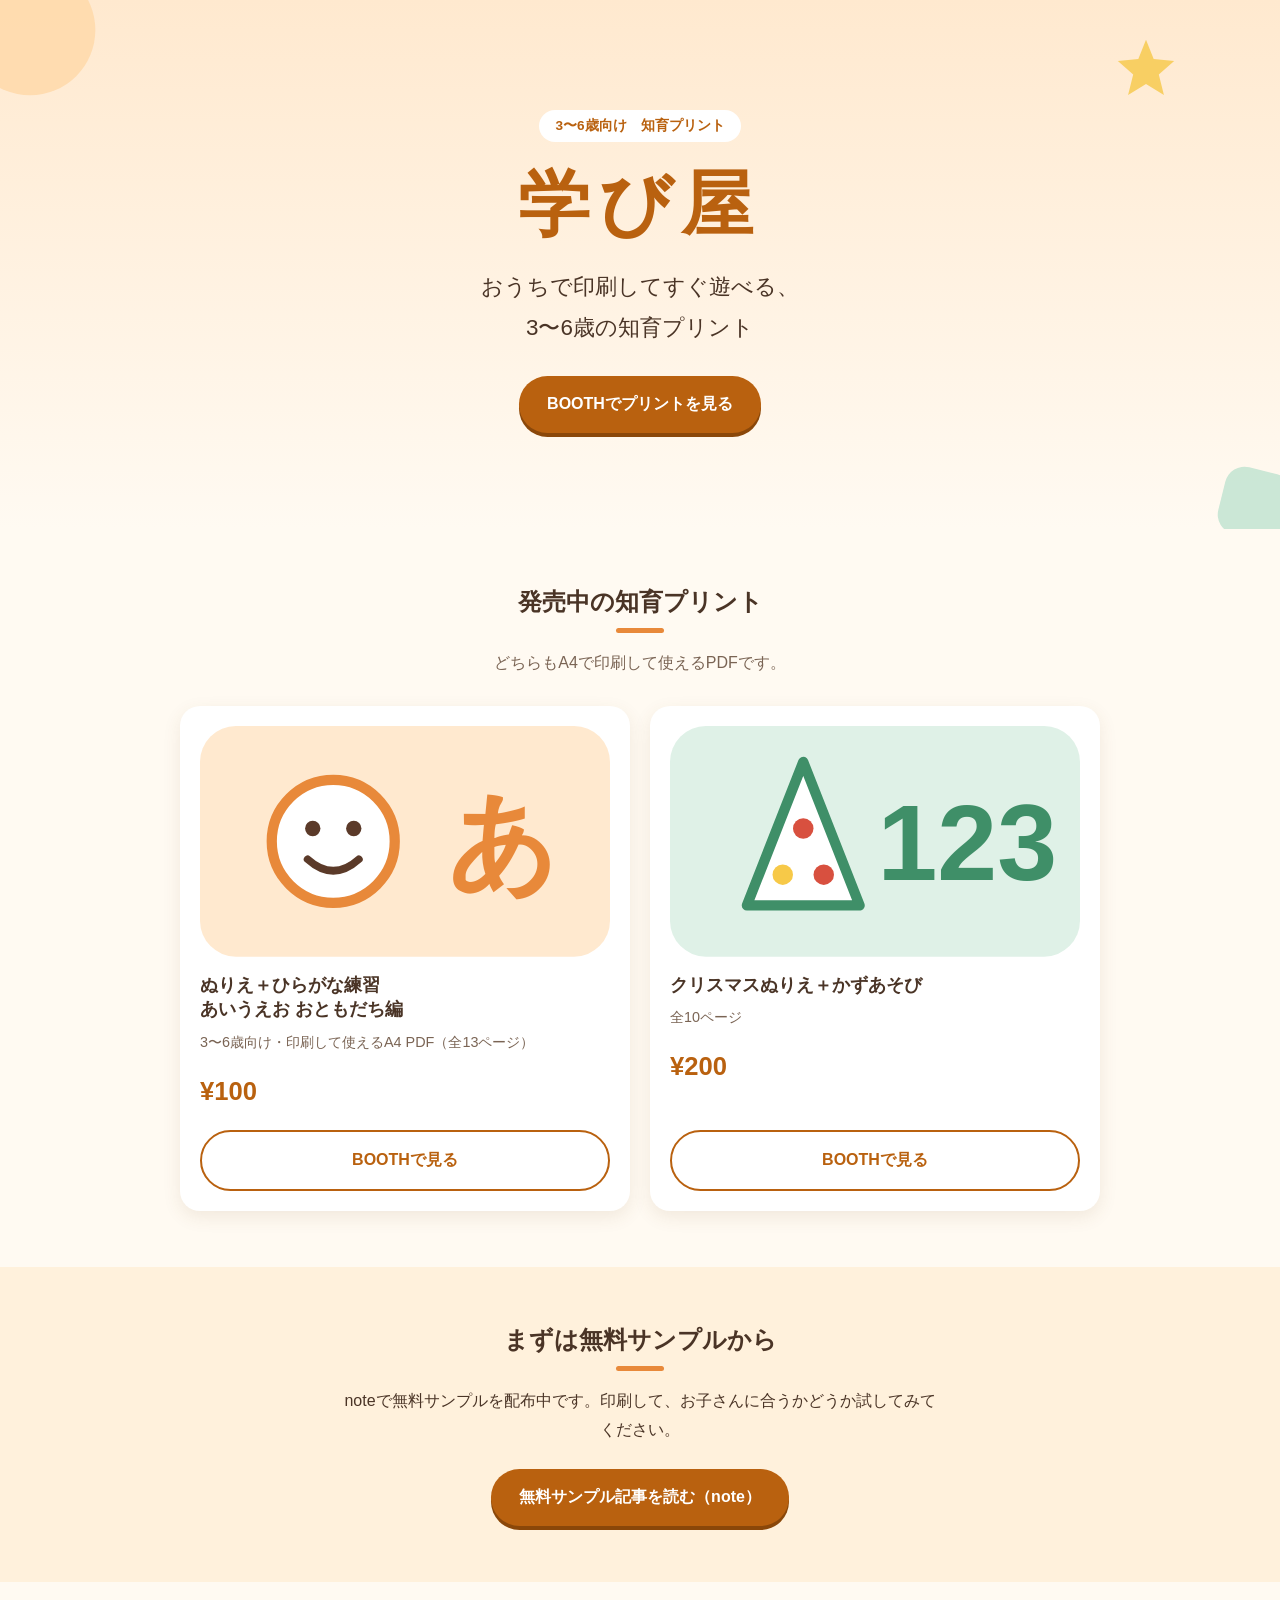
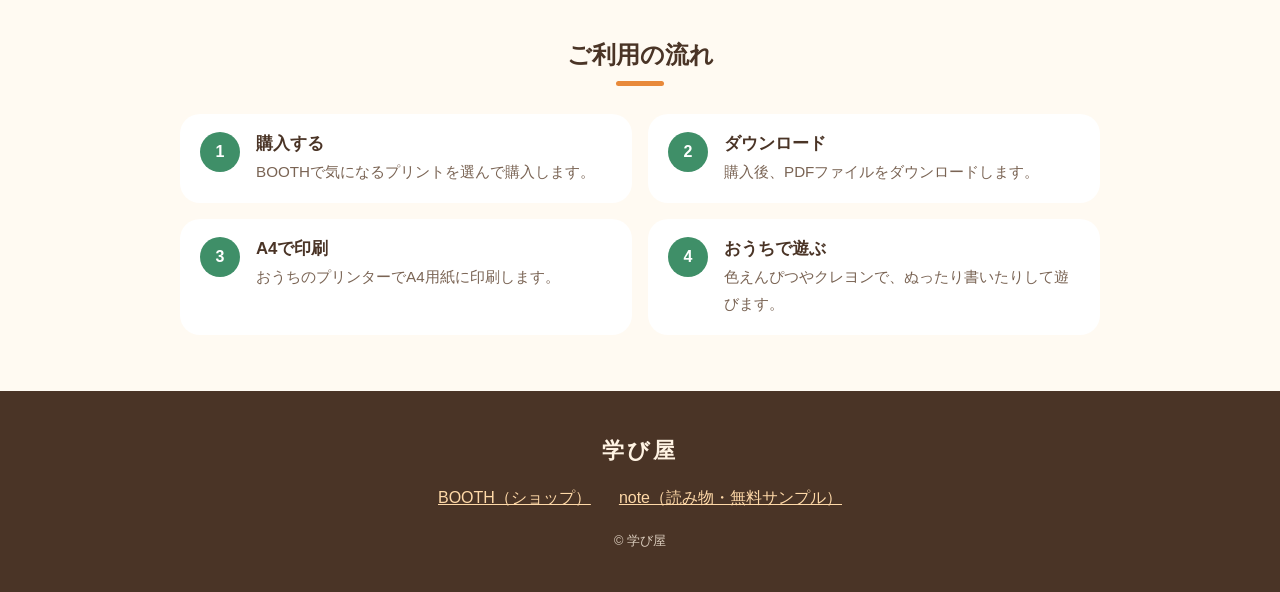
<file: index.html>
<!DOCTYPE html>
<html lang="ja">
<head>
<meta charset="utf-8">
<meta name="viewport" content="width=device-width, initial-scale=1">
<title>学び屋｜3〜6歳の幼児向け知育プリント｜ぬりえ・ひらがな練習でおうち学習</title>
<meta name="description" content="学び屋は、おうちで印刷して使える3〜6歳向け知育プリントの小さなダウンロードショップです。販売はBOOTH、無料サンプルはnoteで公開中。">
<link rel="canonical" href="https://liaoqingliu03-ui.github.io/manabiya-site/">
<meta property="og:title" content="学び屋｜3〜6歳の幼児向け知育プリント｜ぬりえ・ひらがな練習でおうち学習">
<meta property="og:description" content="学び屋は、おうちで印刷して使える3〜6歳向け知育プリントの小さなダウンロードショップです。販売はBOOTH、無料サンプルはnoteで公開中。">
<meta property="og:type" content="website">
<meta property="og:url" content="https://liaoqingliu03-ui.github.io/manabiya-site/">
<meta name="twitter:card" content="summary">
<link rel="stylesheet" href="style.css">
</head>
<body>

<header class="hero">
  <svg class="deco deco-a" viewBox="0 0 120 120" aria-hidden="true"><circle cx="60" cy="60" r="56" fill="#ffd9a8"/></svg>
  <svg class="deco deco-b" viewBox="0 0 100 100" aria-hidden="true"><path d="M50 6l12 30 32 3-24 21 8 32-28-17-28 17 8-32L6 39l32-3z" fill="#f7c948"/></svg>
  <svg class="deco deco-c" viewBox="0 0 100 100" aria-hidden="true"><rect x="12" y="12" width="76" height="76" rx="22" fill="#bfe3d0"/></svg>
  <div class="wrap hero-inner">
    <p class="eyebrow">3〜6歳向け　知育プリント</p>
    <h1><span class="brand">学び屋</span></h1>
    <p class="lead">おうちで印刷してすぐ遊べる、<br>3〜6歳の知育プリント</p>
    <a class="btn btn-primary" href="https://manabiya.booth.pm">BOOTHでプリントを見る</a>
  </div>
</header>

<main>
  <section class="section" id="products">
    <div class="wrap">
      <h2>発売中の知育プリント</h2>
      <p class="section-note">どちらもA4で印刷して使えるPDFです。</p>
      <div class="cards">
        <article class="card">
          <svg class="card-art" viewBox="0 0 160 90" aria-hidden="true">
            <rect width="160" height="90" rx="14" fill="#ffe9cf"/>
            <circle cx="52" cy="45" r="24" fill="#fff" stroke="#e8893a" stroke-width="4"/>
            <circle cx="44" cy="40" r="3" fill="#5b3a29"/><circle cx="60" cy="40" r="3" fill="#5b3a29"/>
            <path d="M42 52q10 9 20 0" fill="none" stroke="#5b3a29" stroke-width="3" stroke-linecap="round"/>
            <text x="118" y="60" font-size="42" text-anchor="middle" fill="#e8893a" font-weight="700">あ</text>
          </svg>
          <h3>ぬりえ＋ひらがな練習<br>あいうえお おともだち編</h3>
          <p class="meta">3〜6歳向け・印刷して使えるA4 PDF（全13ページ）</p>
          <p class="price">¥100</p>
          <a class="btn btn-secondary" href="https://manabiya.booth.pm/items/9060017">BOOTHで見る</a>
        </article>
        <article class="card">
          <svg class="card-art" viewBox="0 0 160 90" aria-hidden="true">
            <rect width="160" height="90" rx="14" fill="#dff1e7"/>
            <path d="M52 14l22 56H30z" fill="#fff" stroke="#3f8f68" stroke-width="4" stroke-linejoin="round"/>
            <circle cx="52" cy="40" r="4" fill="#d8503f"/><circle cx="44" cy="58" r="4" fill="#f7c948"/><circle cx="60" cy="58" r="4" fill="#d8503f"/>
            <text x="116" y="60" font-size="42" text-anchor="middle" fill="#3f8f68" font-weight="700">123</text>
          </svg>
          <h3>クリスマスぬりえ＋かずあそび</h3>
          <p class="meta">全10ページ</p>
          <p class="price">¥200</p>
          <a class="btn btn-secondary" href="https://manabiya.booth.pm/items/9076817">BOOTHで見る</a>
        </article>
      </div>
    </div>
  </section>

  <section class="section sample" id="sample">
    <div class="wrap narrow">
      <h2>まずは無料サンプルから</h2>
      <p>noteで無料サンプルを配布中です。印刷して、お子さんに合うかどうか試してみてください。</p>
      <a class="btn btn-primary" href="https://note.com/manabiya_print/n/na28b91ef5f6b">無料サンプル記事を読む（note）</a>
    </div>
  </section>

  <section class="section" id="howto">
    <div class="wrap">
      <h2>ご利用の流れ</h2>
      <ol class="steps">
        <li><span class="num">1</span><div><h3>購入する</h3><p>BOOTHで気になるプリントを選んで購入します。</p></div></li>
        <li><span class="num">2</span><div><h3>ダウンロード</h3><p>購入後、PDFファイルをダウンロードします。</p></div></li>
        <li><span class="num">3</span><div><h3>A4で印刷</h3><p>おうちのプリンターでA4用紙に印刷します。</p></div></li>
        <li><span class="num">4</span><div><h3>おうちで遊ぶ</h3><p>色えんぴつやクレヨンで、ぬったり書いたりして遊びます。</p></div></li>
      </ol>
    </div>
  </section>
</main>

<footer class="footer">
  <div class="wrap">
    <p class="brand foot-brand">学び屋</p>
    <ul class="foot-links">
      <li><a href="https://manabiya.booth.pm">BOOTH（ショップ）</a></li>
      <li><a href="https://note.com/manabiya_print">note（読み物・無料サンプル）</a></li>
    </ul>
    <p class="copy">© 学び屋</p>
  </div>
</footer>

</body>
</html>
</file>
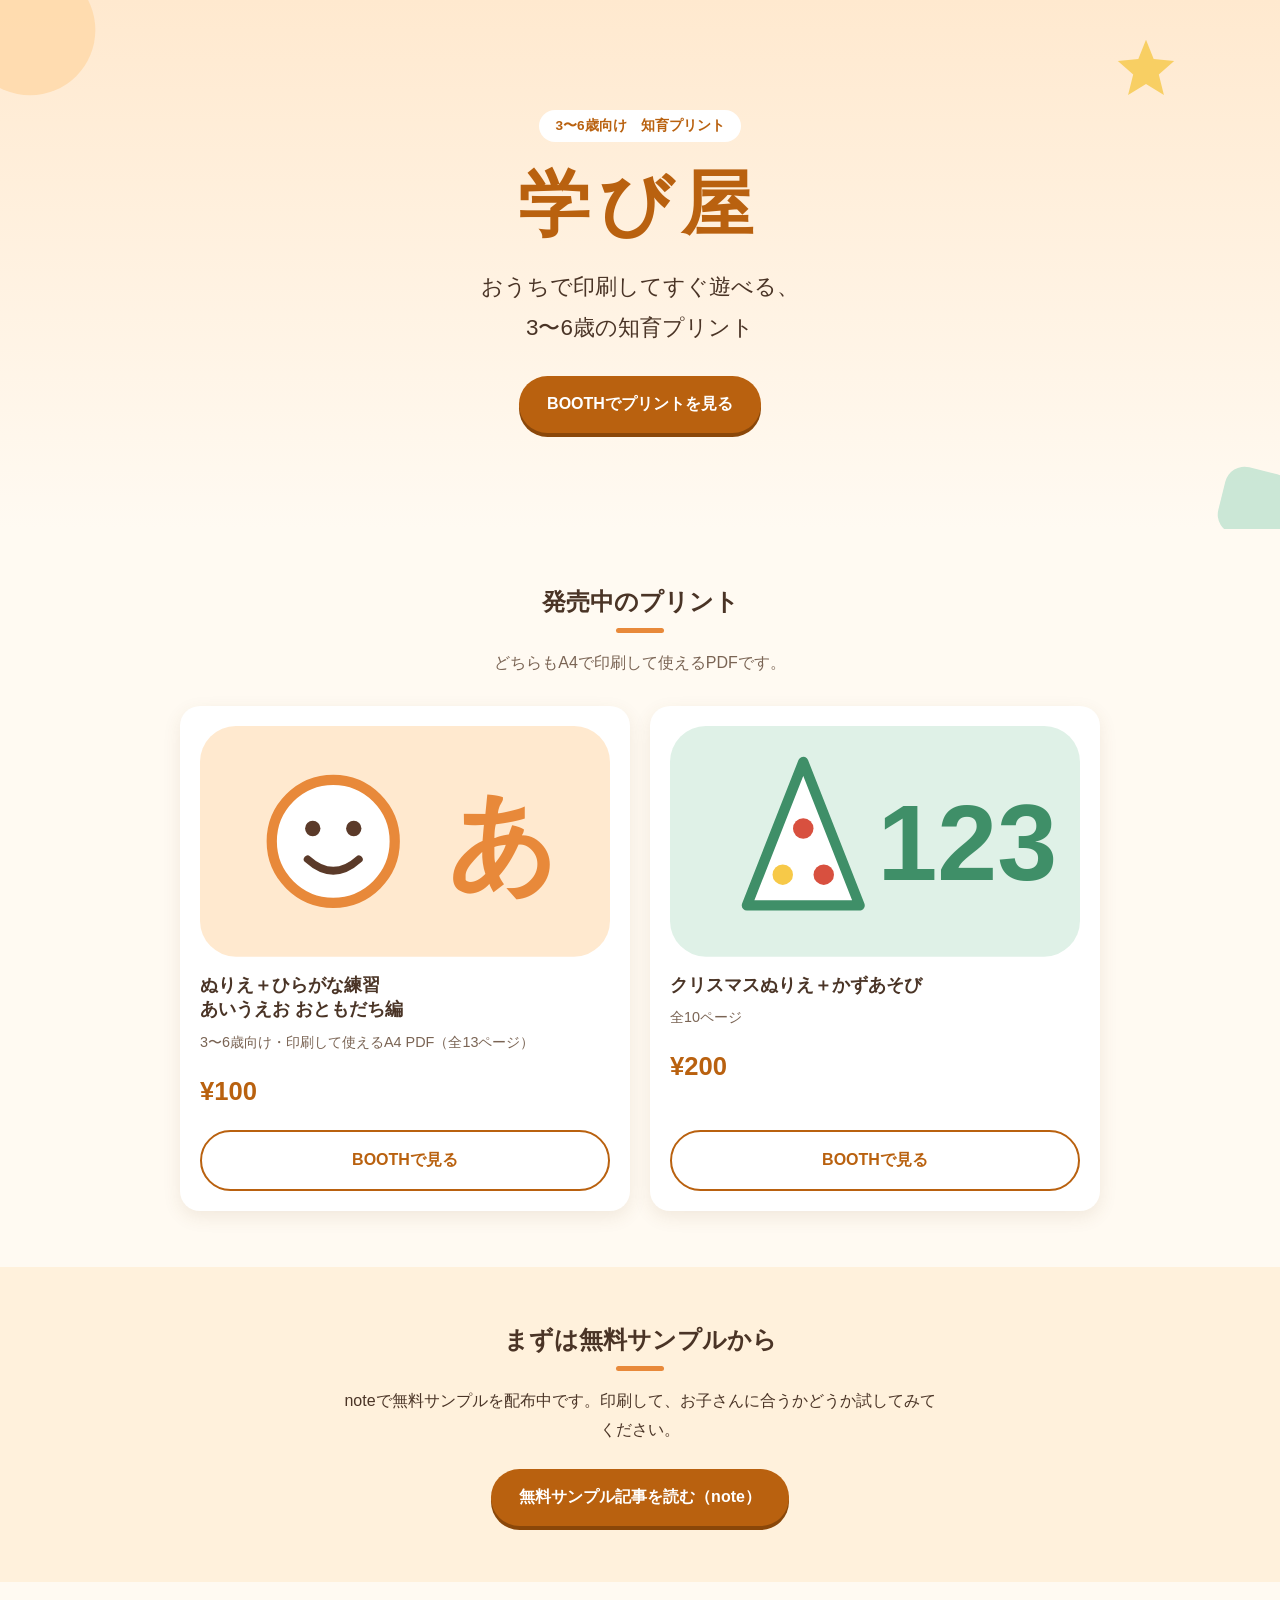
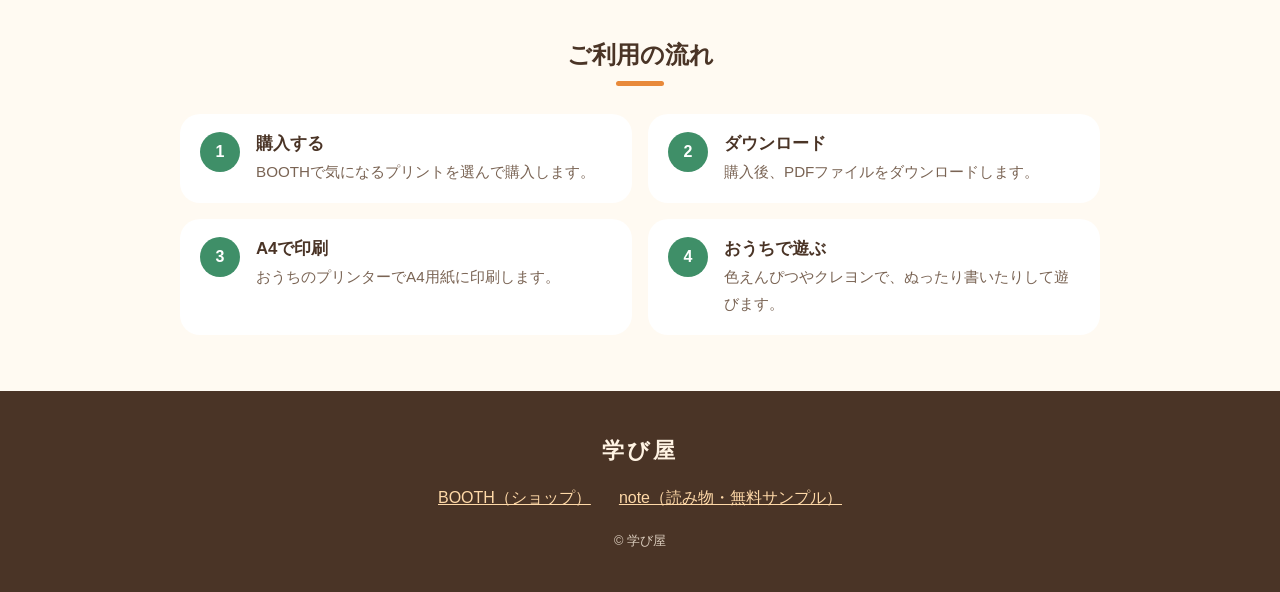
<file: index-standalone.html>
<!DOCTYPE html>
<html lang="ja">
<head>
<meta charset="utf-8">
<meta name="viewport" content="width=device-width, initial-scale=1">
<title>学び屋｜おうちで印刷してすぐ遊べる、3〜6歳の知育プリント</title>
<meta name="description" content="学び屋は、おうちで印刷して使える3〜6歳向け知育プリントの小さなダウンロードショップです。販売はBOOTH、無料サンプルはnoteで公開中。">
<style>
:root{
  --bg:#fffaf2; --ink:#4a3426; --muted:#7a6454;
  --orange:#e8893a; --orange-d:#b9610f; --green:#3f8f68; --cream:#fff1dc;
  --radius:20px;
}
*{box-sizing:border-box}
html{-webkit-text-size-adjust:100%}
body{
  margin:0; background:var(--bg); color:var(--ink);
  font-family:"Hiragino Maru Gothic ProN","Hiragino Sans","BIZ UDPGothic","Yu Gothic","Meiryo",sans-serif;
  line-height:1.8; font-size:16px;
}
.wrap{max-width:960px; margin:0 auto; padding:0 20px}
.narrow{max-width:640px; text-align:center}
h1,h2,h3{line-height:1.4; margin:0}
a{color:inherit}

/* hero */
.hero{position:relative; overflow:hidden; background:linear-gradient(180deg,#ffe9cf 0%,var(--bg) 100%); padding:72px 0 64px; text-align:center}
.hero-inner{position:relative; z-index:1}
.eyebrow{display:inline-block; margin:0 0 12px; padding:4px 16px; border-radius:999px; background:#fff; color:var(--orange-d); font-size:.85rem; font-weight:700}
.brand{font-weight:800; letter-spacing:.12em}
h1 .brand{font-size:3.2rem; color:var(--orange-d)}
.lead{font-size:1.15rem; margin:12px 0 28px}
.deco{position:absolute; opacity:.8}
.deco-a{width:140px; top:-40px; left:-40px}
.deco-b{width:64px; top:36px; right:8%}
.deco-c{width:90px; bottom:-20px; right:-20px; transform:rotate(14deg)}

/* buttons */
.btn{display:inline-block; padding:14px 28px; border-radius:999px; font-weight:700; text-decoration:none; text-align:center; min-height:48px; transition:transform .15s, box-shadow .15s}
.btn:hover{transform:translateY(-2px)}
.btn:focus-visible{outline:3px solid var(--ink); outline-offset:3px}
.btn-primary{background:var(--orange-d); color:#fff; box-shadow:0 4px 0 #8a4709}
.btn-secondary{background:#fff; color:var(--orange-d); border:2px solid var(--orange-d)}

/* sections */
.section{padding:56px 0}
h2{font-size:1.5rem; text-align:center; margin-bottom:8px}
h2::after{content:""; display:block; width:48px; height:5px; border-radius:3px; background:var(--orange); margin:10px auto 0}
.section-note{text-align:center; color:var(--muted); margin:16px 0 28px}

.cards{display:grid; gap:20px; grid-template-columns:1fr}
.card{background:#fff; border-radius:var(--radius); padding:20px; box-shadow:0 6px 18px rgba(120,80,40,.1); display:flex; flex-direction:column; gap:8px}
.card-art{width:100%; height:auto; border-radius:14px}
.card h3{font-size:1.1rem; margin-top:8px}
.meta{margin:0; color:var(--muted); font-size:.9rem}
.price{margin:4px 0 8px; font-size:1.6rem; font-weight:800; color:var(--orange-d)}
.card .btn{margin-top:auto}

.sample{background:var(--cream)}
.sample p{margin:16px 0 24px}

.steps{list-style:none; padding:0; margin:28px 0 0; display:grid; gap:16px}
.steps li{display:flex; gap:16px; align-items:flex-start; background:#fff; border-radius:var(--radius); padding:18px 20px}
.num{flex:none; width:40px; height:40px; border-radius:50%; background:var(--green); color:#fff; font-weight:800; display:grid; place-items:center}
.steps h3{font-size:1.05rem}
.steps p{margin:2px 0 0; color:var(--muted); font-size:.95rem}

/* footer */
.footer{background:var(--ink); color:#fff3e3; padding:40px 0; text-align:center}
.foot-brand{font-size:1.4rem; margin:0 0 12px}
.foot-links{list-style:none; padding:0; margin:0 0 16px; display:flex; flex-direction:column; gap:8px}
.foot-links a{color:#ffd9a8}
.copy{margin:0; font-size:.8rem; opacity:.8}

@media (min-width:720px){
  .hero{padding:110px 0 96px}
  h1 .brand{font-size:4.5rem}
  .lead{font-size:1.4rem}
  .cards{grid-template-columns:1fr 1fr}
  .steps{grid-template-columns:1fr 1fr}
  .foot-links{flex-direction:row; justify-content:center; gap:28px}
}
@media (prefers-reduced-motion:reduce){.btn{transition:none}.btn:hover{transform:none}}

</style>
</head>
<body>

<header class="hero">
  <svg class="deco deco-a" viewBox="0 0 120 120" aria-hidden="true"><circle cx="60" cy="60" r="56" fill="#ffd9a8"/></svg>
  <svg class="deco deco-b" viewBox="0 0 100 100" aria-hidden="true"><path d="M50 6l12 30 32 3-24 21 8 32-28-17-28 17 8-32L6 39l32-3z" fill="#f7c948"/></svg>
  <svg class="deco deco-c" viewBox="0 0 100 100" aria-hidden="true"><rect x="12" y="12" width="76" height="76" rx="22" fill="#bfe3d0"/></svg>
  <div class="wrap hero-inner">
    <p class="eyebrow">3〜6歳向け　知育プリント</p>
    <h1><span class="brand">学び屋</span></h1>
    <p class="lead">おうちで印刷してすぐ遊べる、<br>3〜6歳の知育プリント</p>
    <a class="btn btn-primary" href="https://manabiya.booth.pm">BOOTHでプリントを見る</a>
  </div>
</header>

<main>
  <section class="section" id="products">
    <div class="wrap">
      <h2>発売中のプリント</h2>
      <p class="section-note">どちらもA4で印刷して使えるPDFです。</p>
      <div class="cards">
        <article class="card">
          <svg class="card-art" viewBox="0 0 160 90" aria-hidden="true">
            <rect width="160" height="90" rx="14" fill="#ffe9cf"/>
            <circle cx="52" cy="45" r="24" fill="#fff" stroke="#e8893a" stroke-width="4"/>
            <circle cx="44" cy="40" r="3" fill="#5b3a29"/><circle cx="60" cy="40" r="3" fill="#5b3a29"/>
            <path d="M42 52q10 9 20 0" fill="none" stroke="#5b3a29" stroke-width="3" stroke-linecap="round"/>
            <text x="118" y="60" font-size="42" text-anchor="middle" fill="#e8893a" font-weight="700">あ</text>
          </svg>
          <h3>ぬりえ＋ひらがな練習<br>あいうえお おともだち編</h3>
          <p class="meta">3〜6歳向け・印刷して使えるA4 PDF（全13ページ）</p>
          <p class="price">¥100</p>
          <a class="btn btn-secondary" href="https://manabiya.booth.pm/items/9060017">BOOTHで見る</a>
        </article>
        <article class="card">
          <svg class="card-art" viewBox="0 0 160 90" aria-hidden="true">
            <rect width="160" height="90" rx="14" fill="#dff1e7"/>
            <path d="M52 14l22 56H30z" fill="#fff" stroke="#3f8f68" stroke-width="4" stroke-linejoin="round"/>
            <circle cx="52" cy="40" r="4" fill="#d8503f"/><circle cx="44" cy="58" r="4" fill="#f7c948"/><circle cx="60" cy="58" r="4" fill="#d8503f"/>
            <text x="116" y="60" font-size="42" text-anchor="middle" fill="#3f8f68" font-weight="700">123</text>
          </svg>
          <h3>クリスマスぬりえ＋かずあそび</h3>
          <p class="meta">全10ページ</p>
          <p class="price">¥200</p>
          <a class="btn btn-secondary" href="https://manabiya.booth.pm/items/9076817">BOOTHで見る</a>
        </article>
      </div>
    </div>
  </section>

  <section class="section sample" id="sample">
    <div class="wrap narrow">
      <h2>まずは無料サンプルから</h2>
      <p>noteで無料サンプルを配布中です。印刷して、お子さんに合うかどうか試してみてください。</p>
      <a class="btn btn-primary" href="https://note.com/manabiya_print/n/na28b91ef5f6b">無料サンプル記事を読む（note）</a>
    </div>
  </section>

  <section class="section" id="howto">
    <div class="wrap">
      <h2>ご利用の流れ</h2>
      <ol class="steps">
        <li><span class="num">1</span><div><h3>購入する</h3><p>BOOTHで気になるプリントを選んで購入します。</p></div></li>
        <li><span class="num">2</span><div><h3>ダウンロード</h3><p>購入後、PDFファイルをダウンロードします。</p></div></li>
        <li><span class="num">3</span><div><h3>A4で印刷</h3><p>おうちのプリンターでA4用紙に印刷します。</p></div></li>
        <li><span class="num">4</span><div><h3>おうちで遊ぶ</h3><p>色えんぴつやクレヨンで、ぬったり書いたりして遊びます。</p></div></li>
      </ol>
    </div>
  </section>
</main>

<footer class="footer">
  <div class="wrap">
    <p class="brand foot-brand">学び屋</p>
    <ul class="foot-links">
      <li><a href="https://manabiya.booth.pm">BOOTH（ショップ）</a></li>
      <li><a href="https://note.com/manabiya_print">note（読み物・無料サンプル）</a></li>
    </ul>
    <p class="copy">© 学び屋</p>
  </div>
</footer>

</body>
</html>
</file>
<file: style.css>
:root{
  --bg:#fffaf2; --ink:#4a3426; --muted:#7a6454;
  --orange:#e8893a; --orange-d:#b9610f; --green:#3f8f68; --cream:#fff1dc;
  --radius:20px;
}
*{box-sizing:border-box}
html{-webkit-text-size-adjust:100%}
body{
  margin:0; background:var(--bg); color:var(--ink);
  font-family:"Hiragino Maru Gothic ProN","Hiragino Sans","BIZ UDPGothic","Yu Gothic","Meiryo",sans-serif;
  line-height:1.8; font-size:16px;
}
.wrap{max-width:960px; margin:0 auto; padding:0 20px}
.narrow{max-width:640px; text-align:center}
h1,h2,h3{line-height:1.4; margin:0}
a{color:inherit}

/* hero */
.hero{position:relative; overflow:hidden; background:linear-gradient(180deg,#ffe9cf 0%,var(--bg) 100%); padding:72px 0 64px; text-align:center}
.hero-inner{position:relative; z-index:1}
.eyebrow{display:inline-block; margin:0 0 12px; padding:4px 16px; border-radius:999px; background:#fff; color:var(--orange-d); font-size:.85rem; font-weight:700}
.brand{font-weight:800; letter-spacing:.12em}
h1 .brand{font-size:3.2rem; color:var(--orange-d)}
.lead{font-size:1.15rem; margin:12px 0 28px}
.deco{position:absolute; opacity:.8}
.deco-a{width:140px; top:-40px; left:-40px}
.deco-b{width:64px; top:36px; right:8%}
.deco-c{width:90px; bottom:-20px; right:-20px; transform:rotate(14deg)}

/* buttons */
.btn{display:inline-block; padding:14px 28px; border-radius:999px; font-weight:700; text-decoration:none; text-align:center; min-height:48px; transition:transform .15s, box-shadow .15s}
.btn:hover{transform:translateY(-2px)}
.btn:focus-visible{outline:3px solid var(--ink); outline-offset:3px}
.btn-primary{background:var(--orange-d); color:#fff; box-shadow:0 4px 0 #8a4709}
.btn-secondary{background:#fff; color:var(--orange-d); border:2px solid var(--orange-d)}

/* sections */
.section{padding:56px 0}
h2{font-size:1.5rem; text-align:center; margin-bottom:8px}
h2::after{content:""; display:block; width:48px; height:5px; border-radius:3px; background:var(--orange); margin:10px auto 0}
.section-note{text-align:center; color:var(--muted); margin:16px 0 28px}

.cards{display:grid; gap:20px; grid-template-columns:1fr}
.card{background:#fff; border-radius:var(--radius); padding:20px; box-shadow:0 6px 18px rgba(120,80,40,.1); display:flex; flex-direction:column; gap:8px}
.card-art{width:100%; height:auto; border-radius:14px}
.card h3{font-size:1.1rem; margin-top:8px}
.meta{margin:0; color:var(--muted); font-size:.9rem}
.price{margin:4px 0 8px; font-size:1.6rem; font-weight:800; color:var(--orange-d)}
.card .btn{margin-top:auto}

.sample{background:var(--cream)}
.sample p{margin:16px 0 24px}

.steps{list-style:none; padding:0; margin:28px 0 0; display:grid; gap:16px}
.steps li{display:flex; gap:16px; align-items:flex-start; background:#fff; border-radius:var(--radius); padding:18px 20px}
.num{flex:none; width:40px; height:40px; border-radius:50%; background:var(--green); color:#fff; font-weight:800; display:grid; place-items:center}
.steps h3{font-size:1.05rem}
.steps p{margin:2px 0 0; color:var(--muted); font-size:.95rem}

/* footer */
.footer{background:var(--ink); color:#fff3e3; padding:40px 0; text-align:center}
.foot-brand{font-size:1.4rem; margin:0 0 12px}
.foot-links{list-style:none; padding:0; margin:0 0 16px; display:flex; flex-direction:column; gap:8px}
.foot-links a{color:#ffd9a8}
.copy{margin:0; font-size:.8rem; opacity:.8}

@media (min-width:720px){
  .hero{padding:110px 0 96px}
  h1 .brand{font-size:4.5rem}
  .lead{font-size:1.4rem}
  .cards{grid-template-columns:1fr 1fr}
  .steps{grid-template-columns:1fr 1fr}
  .foot-links{flex-direction:row; justify-content:center; gap:28px}
}
@media (prefers-reduced-motion:reduce){.btn{transition:none}.btn:hover{transform:none}}
</file>
